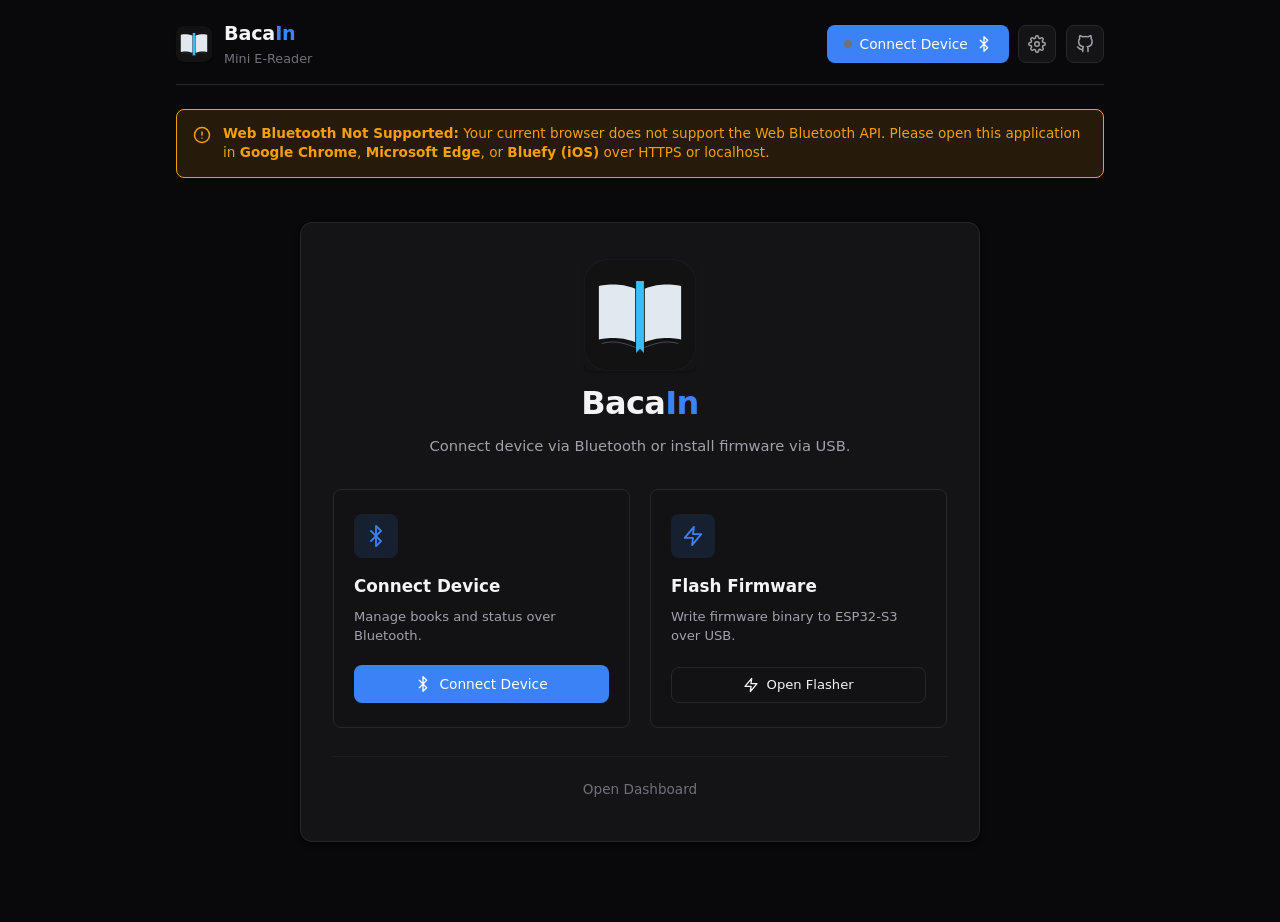
<file: web/index.html>
<!DOCTYPE html>
<html lang="en" data-theme="dark">

<head>
  <meta charset="UTF-8">
  <meta name="viewport" content="width=device-width, initial-scale=1.0, maximum-scale=1.0, user-scalable=no">
  <title>BacaIn</title>
  <meta name="description" content="Web Bluetooth book sync and reader manager for ESP32-S3 BacaIn">
  <meta name="theme-color" content="#2563eb">
  <meta name="mobile-web-app-capable" content="yes">
  <meta name="apple-mobile-web-app-capable" content="yes">
  <meta name="apple-mobile-web-app-status-bar-style" content="black-translucent">
  <meta name="apple-mobile-web-app-title" content="BacaIn">
  <link rel="icon" type="image/svg+xml" href="assets/icon.svg">
  <link rel="apple-touch-icon" href="assets/icon.svg">
  <link rel="manifest" href="manifest.json">
  <link rel="stylesheet" href="style.css">

  <!-- Central Configuration -->
  <script src="config.js" defer></script>

  <!-- E-Book Ingestion Processors -->
  <script src="processors/text-cleaner.js" defer></script>
  <script src="processors/epub-processor.js" defer></script>
  <script src="processors/fb2-processor.js" defer></script>

  <!-- Web Components Scripts -->
  <script src="components/status-dashboard.js" defer></script>
  <script src="components/book-library.js" defer></script>
  <script src="components/book-uploader.js" defer></script>
  <script src="components/device-settings-modal.js" defer></script>
</head>

<body>
  <div class="app-container">

    <!-- Header Section -->
    <header class="app-header">
      <div class="brand-section">
        <img src="assets/icon.svg" alt="BacaIn Logo" class="brand-logo">
        <div class="brand-text">
          <h1>
            <span>Baca<span style="color: var(--accent-color);">In</span></span>
          </h1>
          <p>Mini E-Reader</p>
        </div>
      </div>

      <div class="header-actions">
        <!-- BLE Connection Button -->
        <button id="connectBtn" class="btn-connect">
          <span id="statusDot" class="status-dot disconnected"></span>
          <span id="connectBtnText">Connect Device</span>
          <svg viewBox="0 0 24 24" fill="none" stroke="currentColor" stroke-width="2" stroke-linecap="round"
            stroke-linejoin="round" style="width:16px;height:16px;">
            <path d="M6.5 6.5l11 11L12 23V1l5.5 5.5-11 11"></path>
          </svg>
        </button>

        <!-- PWA Install Button -->
        <button id="installBtn" class="btn-icon" aria-label="Install App" title="Install App" style="display: none;">
          <svg class="icon" viewBox="0 0 24 24" fill="none" stroke="currentColor" stroke-width="2"
            stroke-linecap="round" stroke-linejoin="round">
            <path d="M21 15v4a2 2 0 0 1-2 2H5a2 2 0 0 1-2-2v-4"></path>
            <polyline points="7 10 12 15 17 10"></polyline>
            <line x1="12" y1="15" x2="12" y2="3"></line>
          </svg>
        </button>

        <!-- Settings Modal Trigger Button -->
        <button id="settingsBtn" class="btn-icon" aria-label="Open Settings" title="Settings & Hardware Configuration">
          <svg class="icon" viewBox="0 0 24 24" fill="none" stroke="currentColor" stroke-width="2"
            stroke-linecap="round" stroke-linejoin="round">
            <circle cx="12" cy="12" r="3"></circle>
            <path
              d="M19.4 15a1.65 1.65 0 0 0 .33 1.82l.06.06a2 2 0 0 1 0 2.83 2 2 0 0 1-2.83 0l-.06-.06a1.65 1.65 0 0 0-1.82-.33 1.65 1.65 0 0 0-1 1.51V21a2 2 0 0 1-2 2 2 2 0 0 1-2-2v-.09A1.65 1.65 0 0 0 9 19.4a1.65 1.65 0 0 0-1.82.33l-.06.06a2 2 0 0 1-2.83 0 2 2 0 0 1 0-2.83l.06-.06a1.65 1.65 0 0 0 .33-1.82 1.65 1.65 0 0 0-1.51-1H3a2 2 0 0 1-2-2 2 2 0 0 1 2-2h.09A1.65 1.65 0 0 0 4.6 9a1.65 1.65 0 0 0-.33-1.82l-.06-.06a2 2 0 0 1 0-2.83 2 2 0 0 1 2.83 0l.06.06a1.65 1.65 0 0 0 1.82.33H9a1.65 1.65 0 0 0 1-1.51V3a2 2 0 0 1 2-2 2 2 0 0 1 2 2v.09a1.65 1.65 0 0 0 1 1.51 1.65 1.65 0 0 0 1.82-.33l.06-.06a2 2 0 0 1 2.83 0 2 2 0 0 1 0 2.83l-.06.06a1.65 1.65 0 0 0-.33 1.82V9a1.65 1.65 0 0 0 1.51 1H21a2 2 0 0 1 2 2 2 2 0 0 1-2 2h-.09a1.65 1.65 0 0 0-1.51 1z">
            </path>
          </svg>
        </button>

        <!-- GitHub Repository Button -->
        <a id="githubBtn" href="https://github.com/Kha-dr/BacaIn" target="_blank" rel="noopener noreferrer"
          class="btn-icon" aria-label="GitHub Repository" title="GitHub Repository">
          <svg class="icon" viewBox="0 0 24 24" fill="none" stroke="currentColor" stroke-width="2"
            stroke-linecap="round" stroke-linejoin="round">
            <path
              d="M9 19c-5 1.5-5-2.5-7-3m14 6v-3.87a3.37 3.37 0 0 0-.94-2.61c3.14-.35 6.44-1.54 6.44-7A5.44 5.44 0 0 0 20 4.77 5.07 5.07 0 0 0 19.91 1S18.73.65 16 2.48a13.38 13.38 0 0 0-7 0C6.27.65 5.09 1 5.09 1A5.07 5.07 0 0 0 5 4.77a5.44 5.44 0 0 0-1.5 3.78c0 5.42 3.3 6.61 6.44 7A3.37 3.37 0 0 0 9 18.13V22">
            </path>
          </svg>
        </a>
      </div>
    </header>

    <!-- Browser Incompatibility Banner (hidden by default) -->
    <div id="compatBanner" class="alert-banner alert-warning" style="display: none;">
      <svg viewBox="0 0 24 24" fill="none" stroke="currentColor" stroke-width="2" stroke-linecap="round"
        stroke-linejoin="round">
        <circle cx="12" cy="12" r="10"></circle>
        <line x1="12" y1="8" x2="12" y2="12"></line>
        <line x1="12" y1="16" x2="12.01" y2="16"></line>
      </svg>
      <div>
        <strong>Web Bluetooth Not Supported:</strong> Your current browser does not support the Web Bluetooth API.
        Please open this application in <strong>Google Chrome</strong>, <strong>Microsoft Edge</strong>, or
        <strong>Bluefy (iOS)</strong> over HTTPS or localhost.
      </div>
    </div>

    <!-- Simple Onboarding View (Default when not connected) -->
    <section id="onboardingView" class="onboarding-section">
      <div class="onboarding-card">
        <div class="onboarding-header">
          <img src="assets/icon.svg" alt="Device" class="onboarding-logo">
          <h2 class="onboarding-title"><span>Baca<span style="color: var(--accent-color);">In</span></span></h2>
          <p class="onboarding-desc">Connect device via Bluetooth or install firmware via USB.</p>
        </div>

        <div class="onboarding-options">
          <!-- Option 1: Connect Bluetooth -->
          <div class="onboarding-option">
            <div class="option-icon-box">
              <svg viewBox="0 0 24 24" fill="none" stroke="currentColor" stroke-width="2" stroke-linecap="round"
                stroke-linejoin="round">
                <path d="M6.5 6.5l11 11L12 23V1l5.5 5.5-11 11"></path>
              </svg>
            </div>
            <h3>Connect Device</h3>
            <p>Manage books and status over Bluetooth.</p>
            <button id="onboardingConnectBtn" class="btn-connect onboarding-action-btn">
              <svg viewBox="0 0 24 24" fill="none" stroke="currentColor" stroke-width="2" stroke-linecap="round"
                stroke-linejoin="round" style="width:16px;height:16px;">
                <path d="M6.5 6.5l11 11L12 23V1l5.5 5.5-11 11"></path>
              </svg>
              <span>Connect Device</span>
            </button>
          </div>

          <!-- Option 2: Flash USB -->
          <div class="onboarding-option">
            <div class="option-icon-box">
              <svg viewBox="0 0 24 24" fill="none" stroke="currentColor" stroke-width="2" stroke-linecap="round"
                stroke-linejoin="round">
                <path d="M13 2L3 14h9l-1 8 10-12h-9l1-8z"></path>
              </svg>
            </div>
            <h3>Flash Firmware</h3>
            <p>Write firmware binary to ESP32-S3 over USB.</p>
            <a href="flasher.html" class="btn-secondary onboarding-action-btn" style="text-decoration:none;">
              <svg viewBox="0 0 24 24" fill="none" stroke="currentColor" stroke-width="2" stroke-linecap="round"
                stroke-linejoin="round" style="width:16px;height:16px;">
                <polygon points="13 2 3 14 12 14 11 22 21 10 12 10 13 2"></polygon>
              </svg>
              <span>Open Flasher</span>
            </a>
          </div>
        </div>

        <div class="onboarding-footer">
          <button id="skipOnboardingBtn" class="btn-text">Open Dashboard</button>
        </div>
      </div>
    </section>

    <!-- MAIN DASHBOARD & MANAGER SEQUENCE -->
    <main id="mainContent" class="app-main-content" style="display: none;">
      <status-dashboard id="statusDashboard"></status-dashboard>
      <book-library id="bookLibrary"></book-library>
      <book-uploader id="bookUploader"></book-uploader>
    </main>

  </div>

  <!-- Device Settings Modal Web Component -->
  <device-settings-modal id="settingsModal"></device-settings-modal>

  <!-- Controls Guide Modal -->
  <div id="controlsModal" class="modal-backdrop" role="dialog" aria-modal="true" aria-labelledby="controlsModalTitle" aria-hidden="true">
    <div class="modal-card" style="max-width: 480px; padding: 1.25rem;">
      <div style="display: flex; align-items: flex-start; justify-content: space-between; margin-bottom: 1rem; padding-bottom: 0.75rem; border-bottom: 1px solid var(--border-color); gap: 0.75rem;">
        <div>
          <h3 id="controlsModalTitle" class="modal-title" style="margin-bottom: 0.25rem; display: flex; align-items: center; gap: 0.5rem;">
            <svg viewBox="0 0 24 24" fill="none" stroke="currentColor" stroke-width="2" stroke-linecap="round" stroke-linejoin="round" style="width: 20px; height: 20px; color: var(--accent-color);">
              <line x1="6" y1="12" x2="10" y2="12"></line>
              <line x1="8" y1="10" x2="8" y2="14"></line>
              <line x1="15" y1="13" x2="15.01" y2="13"></line>
              <line x1="18" y1="11" x2="18.01" y2="11"></line>
              <rect x="2" y="6" width="20" height="12" rx="2"></rect>
            </svg>
            Device Controls
          </h3>
          <p class="controls-subtitle">Two-button navigation: UP (BOOT) and DOWN (PWR)</p>
        </div>
        <button id="closeControlsBtn" class="btn-icon" aria-label="Close Controls Guide" title="Close Controls Guide">
          <svg viewBox="0 0 24 24" fill="none" stroke="currentColor" stroke-width="2" stroke-linecap="round" stroke-linejoin="round">
            <line x1="18" y1="6" x2="6" y2="18"></line>
            <line x1="6" y1="6" x2="18" y2="18"></line>
          </svg>
        </button>
      </div>

      <div class="controls-list">
        <div class="controls-item">
          <div class="controls-badge"><span class="controls-sym">▲</span> Click</div>
          <div class="controls-desc">Short click <strong>BOOT / UP</strong>: Previous page (Reading) / Move cursor up (Menu &amp; Library)</div>
        </div>
        <div class="controls-item">
          <div class="controls-badge"><span class="controls-sym">▼</span> Click</div>
          <div class="controls-desc">Short click <strong>PWR / DOWN</strong>: Next page (Reading) / Move cursor down (Menu &amp; Library)</div>
        </div>
        <div class="controls-item">
          <div class="controls-badge"><span class="controls-sym">2x</span> ▲</div>
          <div class="controls-desc">Double click <strong>BOOT / UP</strong>: Toggle bookmark (Reading) / Select item (Menu &amp; Library)</div>
        </div>
        <div class="controls-item">
          <div class="controls-badge"><span class="controls-sym">2x</span> ▼</div>
          <div class="controls-desc">Double click <strong>PWR / DOWN</strong>: Open bookmarks (Reading) / Select item (Menu &amp; Library)</div>
        </div>
        <div class="controls-item">
          <div class="controls-badge"><span class="controls-sym">⏵</span> Hold</div>
          <div class="controls-desc">Long press (&gt;1.2s) <strong>UP or DOWN</strong>: Open reader menu (Reading) / Back or exit (Menu, Library &amp; Sync)</div>
        </div>
        <div class="controls-item">
          <div class="controls-badge"><span class="controls-sym">▲▼</span> Both</div>
          <div class="controls-desc">Hold together (2.0s) <strong>UP + DOWN</strong>: Force reboot device</div>
        </div>
        <div class="controls-item">
          <div class="controls-badge"><span class="controls-sym">⏻</span> Wake</div>
          <div class="controls-desc">Short click <strong>UP or DOWN</strong>: Wake device from deep sleep or start on boot</div>
        </div>
      </div>

      <div class="modal-actions" style="margin-top: 1.25rem; padding-top: 0.75rem; border-top: 1px solid var(--border-color);">
        <button id="dismissControlsBtn" class="btn-secondary" style="width: 100%;">Close</button>
      </div>
    </div>
  </div>

  <!-- Bookmarks & Reading Position Modal -->
  <div id="bookmarksModal" class="modal-backdrop" role="dialog" aria-modal="true" aria-labelledby="bookmarksModalTitle" aria-hidden="true">
    <div class="modal-card" style="max-width: 480px; padding: 1.25rem;">
      <div style="display: flex; align-items: flex-start; justify-content: space-between; margin-bottom: 1rem; padding-bottom: 0.75rem; border-bottom: 1px solid var(--border-color); gap: 0.75rem;">
        <div style="min-width: 0;">
          <h3 id="bookmarksModalTitle" class="modal-title" style="margin-bottom: 0.25rem; display: flex; align-items: center; gap: 0.5rem;">
            <svg viewBox="0 0 24 24" fill="none" stroke="currentColor" stroke-width="2" stroke-linecap="round" stroke-linejoin="round" style="width: 18px; height: 18px; color: var(--accent-color); flex-shrink: 0;">
              <path d="M19 21l-7-5-7 5V5a2 2 0 0 1 2-2h10a2 2 0 0 1 2 2z"></path>
            </svg>
            <span id="bookmarksModalBookName" style="overflow: hidden; text-overflow: ellipsis; white-space: nowrap;">Bookmarks</span>
          </h3>
          <p id="bookmarksCurrentPosText" class="controls-subtitle" style="font-family: var(--font-mono); font-size: 0.8rem;">Not started</p>
        </div>
        <button id="closeBookmarksModalBtn" class="btn-icon" aria-label="Close Bookmarks" title="Close Bookmarks">
          <svg viewBox="0 0 24 24" fill="none" stroke="currentColor" stroke-width="2" stroke-linecap="round" stroke-linejoin="round">
            <line x1="18" y1="6" x2="6" y2="18"></line>
            <line x1="6" y1="6" x2="18" y2="18"></line>
          </svg>
        </button>
      </div>

      <div style="display: flex; flex-direction: column; gap: 0.65rem; margin-bottom: 1rem; padding-bottom: 0.85rem; border-bottom: 1px solid var(--border-color);">
        <div style="display: flex; align-items: center; gap: 0.5rem; flex-wrap: wrap;">
          <button id="bookmarkCurrentPosBtn" class="btn-secondary" style="flex: 1; font-size: 0.82rem; padding: 0.45rem 0.65rem;">Bookmark Current Position</button>
        </div>
        <div style="display: flex; align-items: center; gap: 0.45rem; flex-wrap: wrap;">
          <input type="number" id="bookmarkPositionPctInput" class="search-input" min="0" max="100" step="1" placeholder="0 - 100%" style="width: 96px; padding: 0.4rem 0.55rem; font-size: 0.82rem; font-family: var(--font-mono);">
          <button id="jumpToPositionBtn" class="btn-secondary" style="font-size: 0.8rem; padding: 0.4rem 0.65rem;">Set Reading Position</button>
          <button id="addBookmarkAtPctBtn" class="btn-secondary" style="font-size: 0.8rem; padding: 0.4rem 0.65rem;">Add Bookmark at %</button>
        </div>
      </div>

      <div id="bookmarksList" style="display: flex; flex-direction: column; gap: 0.5rem; max-height: 240px; overflow-y: auto;">
        <p style="font-size: 0.85rem; color: var(--text-muted); text-align: center; padding: 1rem 0;">No bookmarks saved for this book</p>
      </div>

      <div class="modal-actions" style="margin-top: 1.1rem; padding-top: 0.75rem; border-top: 1px solid var(--border-color);">
        <button id="dismissBookmarksModalBtn" class="btn-secondary" style="width: 100%;">Close</button>
      </div>
    </div>
  </div>

  <!-- Delete Book Confirmation Modal -->
  <div id="deleteModal" class="modal-backdrop">
    <div class="modal-card">
      <h3 class="modal-title">Delete Book</h3>
      <p id="deleteModalText" class="modal-desc">Are you sure you want to delete this book from your device?</p>
      <div class="modal-actions">
        <button id="cancelDeleteBtn" class="btn-secondary">Cancel</button>
        <button id="confirmDeleteBtn" class="btn-danger">Delete</button>
      </div>
    </div>
  </div>

  <!-- Toast Notification Container -->
  <div id="toastContainer" class="toast-container" aria-live="polite"></div>

  <!-- PWA Main Logic -->
  <script src="services/ble-client.js" defer></script>
  <script src="services/bookmarks-modal.js" defer></script>
  <script src="app.js" defer></script>
</body>

</html>
</file>
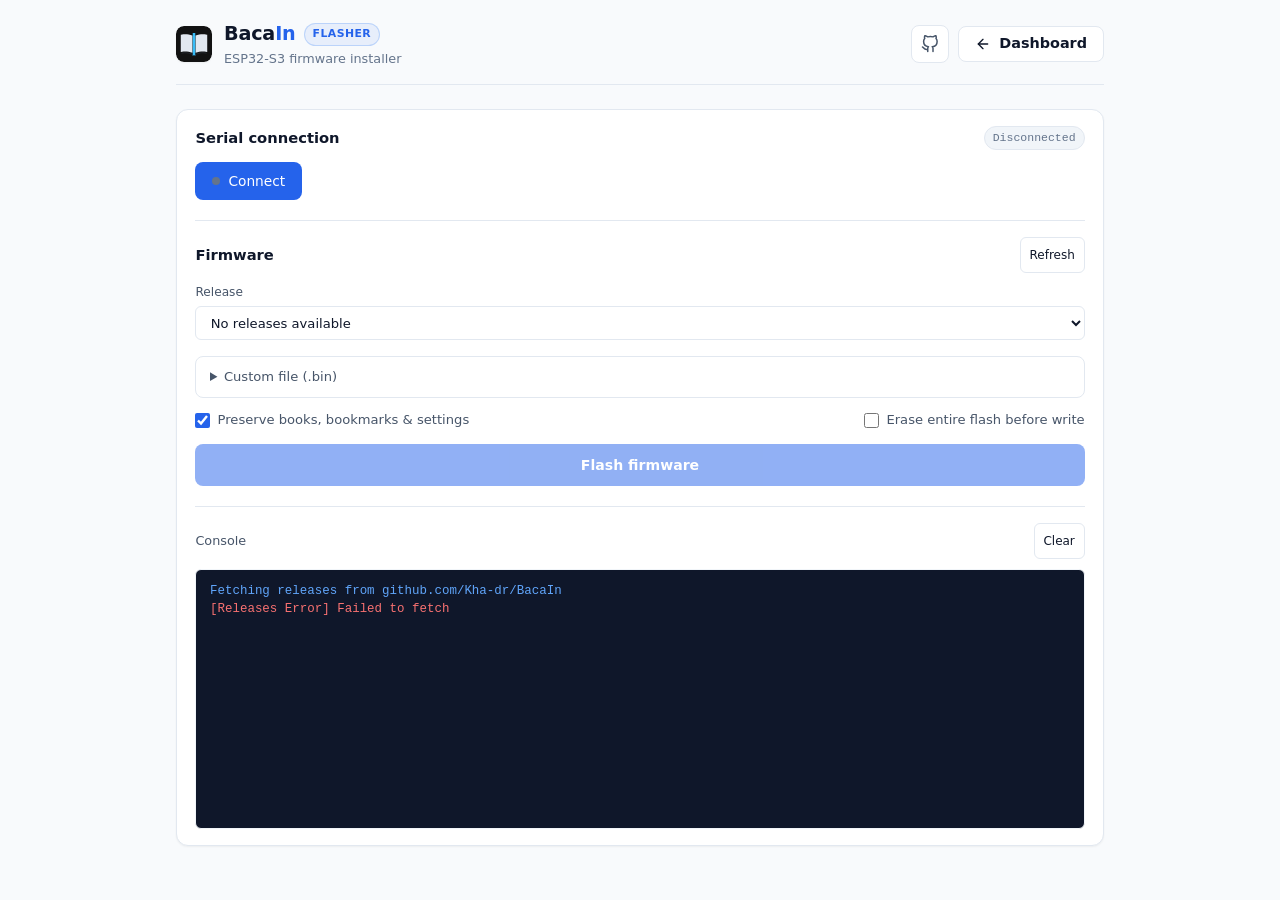
<file: web/flasher.html>
<!DOCTYPE html>
<html lang="en" data-theme="dark">

<head>
  <meta charset="UTF-8">
  <meta name="viewport" content="width=device-width, initial-scale=1.0, maximum-scale=1.0, user-scalable=no">
  <title>BacaIn Flasher</title>
  <meta name="description" content="ESP32-S3 firmware installer for BacaIn">
  <meta name="theme-color" content="#2563eb">
  <link rel="icon" type="image/svg+xml" href="assets/icon.svg">
  <link rel="icon" type="image/png" sizes="192x192" href="assets/icon-192.png">
  <link rel="apple-touch-icon" href="assets/icon-192.png">
  <link rel="manifest" href="manifest.json">
  <link rel="stylesheet" href="style.css">
  <style>
    .custom-file-details {
      margin-top: 1rem;
      border: 1px solid var(--border-color);
      border-radius: var(--radius-md);
      background: var(--bg-secondary);
      transition: border-color var(--transition-fast);
    }

    .custom-file-details:hover {
      border-color: var(--border-hover);
    }

    .custom-file-summary {
      padding: 0.65rem 0.85rem;
      font-size: 0.82rem;
      font-weight: 500;
      color: var(--text-secondary);
      cursor: pointer;
      user-select: none;
    }

    .custom-file-summary:focus-visible {
      outline: 2px solid var(--accent-color);
      outline-offset: -2px;
      border-radius: var(--radius-sm);
    }

    .custom-file-content {
      padding: 0.75rem;
      border-top: 1px solid var(--border-color);
    }

    .release-select-group {
      margin-bottom: 0.85rem;
    }

    .release-select-label {
      display: block;
      font-size: 0.76rem;
      font-weight: 500;
      color: var(--text-secondary);
      margin-bottom: 0.35rem;
    }

    .release-meta-grid {
      display: grid;
      grid-template-columns: repeat(auto-fit, minmax(130px, 1fr));
      gap: 0.5rem;
      margin-top: 0.75rem;
      padding: 0.65rem 0.75rem;
      background: var(--bg-secondary);
      border: 1px solid var(--border-color);
      border-radius: var(--radius-sm);
      font-size: 0.8rem;
    }

    .release-meta-item .meta-label {
      font-size: 0.68rem;
      color: var(--text-muted);
      display: block;
      text-transform: uppercase;
      letter-spacing: 0.04em;
    }

    .release-meta-item .meta-value {
      font-weight: 600;
      color: var(--text-primary);
    }

    .release-meta-item .meta-mono {
      font-family: var(--font-mono);
      color: var(--text-secondary);
    }
  </style>
  <script src="config.js" defer></script>
  <script>
    const savedTheme = localStorage.getItem('bacain_theme') || localStorage.getItem('ereader_pwa_theme');
    if (savedTheme) {
      document.documentElement.setAttribute('data-theme', savedTheme);
    }
    window.addEventListener('DOMContentLoaded', () => {
      const githubBtn = document.getElementById('githubBtn');
      if (githubBtn && window.CONFIG?.repo) {
        githubBtn.href = window.CONFIG.repo;
      }
    });
  </script>
</head>

<body>
  <div class="app-container">
    <!-- Header Section -->
    <header class="app-header">
      <div class="brand-section">
        <img src="assets/icon.svg" alt="BacaIn logo" class="brand-logo">
        <div class="brand-text">
          <h1><span>Baca<span style="color: var(--accent-color);">In</span></span> <span
              class="brand-badge">Flasher</span></h1>
          <p>ESP32-S3 firmware installer</p>
        </div>
      </div>

      <div class="header-actions">
        <a id="githubBtn" href="https://github.com/Kha-dr/BacaIn" target="_blank" rel="noopener noreferrer"
          class="btn-icon" aria-label="GitHub repository" title="GitHub repository">
          <svg class="icon" viewBox="0 0 24 24" fill="none" stroke="currentColor" stroke-width="2"
            stroke-linecap="round" stroke-linejoin="round">
            <path
              d="M9 19c-5 1.5-5-2.5-7-3m14 6v-3.87a3.37 3.37 0 0 0-.94-2.61c3.14-.35 6.44-1.54 6.44-7A5.44 5.44 0 0 0 20 4.77 5.07 5.07 0 0 0 19.91 1S18.73.65 16 2.48a13.38 13.38 0 0 0-7 0C6.27.65 5.09 1 5.09 1A5.07 5.07 0 0 0 5 4.77a5.44 5.44 0 0 0-1.5 3.78c0 5.42 3.3 6.61 6.44 7A3.37 3.37 0 0 0 9 18.13V22">
            </path>
          </svg>
        </a>
        <a href="index.html" class="btn-secondary"
          style="display:inline-flex;align-items:center;gap:0.5rem;text-decoration:none;padding:0.6rem 1rem;font-size:0.9rem;font-weight:600;border-radius:var(--radius-md);">
          <svg viewBox="0 0 24 24" fill="none" stroke="currentColor" stroke-width="2" stroke-linecap="round"
            stroke-linejoin="round" style="width:16px;height:16px;">
            <line x1="19" y1="12" x2="5" y2="12"></line>
            <polyline points="12 19 5 12 12 5"></polyline>
          </svg>
          <span>Dashboard</span>
        </a>
      </div>
    </header>

    <!-- Main Flasher Content -->
    <main id="main-content" role="main">
      <esp-web-flasher id="espFlasher"></esp-web-flasher>
    </main>
  </div>

  <!-- ESP Web Flasher Web Component Module -->
  <script type="module" src="components/esp-flasher.js"></script>
</body>

</html>
</file>
<file: web/style.css>
/* ==========================================================================
   BacaIn Web UI - Minimalist & Ponytail Stylesheet
   Zero-CDN, Dark & Light Mode, Zinc/Slate Palette, Anti-AI-Slop
   ========================================================================== */

:root {
  --font-sans:
    system-ui, -apple-system, BlinkMacSystemFont, "Segoe UI", Roboto,
    "Helvetica Neue", Arial, sans-serif;
  --font-mono:
    ui-monospace, SFMono-Regular, "SF Mono", Menlo, Consolas, "Liberation Mono",
    monospace;

  /* Color Palette - Elegant Dark Zinc Mode (Default) */
  --bg-primary: #09090b; /* Zinc 950 */
  --bg-secondary: #121215; /* Zinc 900 */
  --bg-tertiary: #18181b; /* Zinc 900 alt */
  --bg-card: #141417; /* Card surface */
  --bg-card-hover: #19191e; /* Card hover state */
  --bg-input: #101013; /* Input & code container background */

  --text-primary: #f4f4f5; /* Zinc 100 */
  --text-secondary: #a1a1aa; /* Zinc 400 */
  --text-muted: #71717a; /* Zinc 500 */
  --text-inverse: #09090b;

  --border-color: #27272a; /* Zinc 800 */
  --border-subtle: #1f1f23;
  --border-hover: #3f3f46; /* Zinc 700 */
  --border-focus: #3b82f6; /* Professional Blue 500 */

  --accent-color: #3b82f6; /* Blue 500 */
  --accent-hover: #2563eb; /* Blue 600 */
  --accent-subtle: rgba(59, 130, 246, 0.12);

  --success-color: #10b981; /* Emerald 500 */
  --success-bg: rgba(16, 185, 129, 0.12);
  --warning-color: #f59e0b; /* Amber 500 */
  --warning-bg: rgba(245, 158, 11, 0.12);
  --danger-color: #ef4444; /* Red 500 */
  --danger-bg: rgba(239, 68, 68, 0.12);
  --danger-hover: #dc2626;

  --radius-sm: 6px;
  --radius-md: 8px;
  --radius-lg: 12px;
  --radius-full: 9999px;

  --shadow-sm: 0 1px 2px 0 rgba(0, 0, 0, 0.25);
  --shadow-md:
    0 4px 6px -1px rgba(0, 0, 0, 0.3), 0 2px 4px -2px rgba(0, 0, 0, 0.3);
  --shadow-lg: 0 10px 15px -3px rgba(0, 0, 0, 0.4);

  --transition-fast: 0.15s ease;
  --transition-normal: 0.2s ease;
}

[data-theme="light"] {
  --bg-primary: #f8fafc; /* Slate 50 */
  --bg-secondary: #ffffff;
  --bg-tertiary: #f1f5f9; /* Slate 100 */
  --bg-card: #ffffff;
  --bg-card-hover: #f8fafc;
  --bg-input: #ffffff;

  --text-primary: #0f172a; /* Slate 900 */
  --text-secondary: #475569; /* Slate 600 */
  --text-muted: #64748b; /* Slate 500 */
  --text-inverse: #ffffff;

  --border-color: #e2e8f0; /* Slate 200 */
  --border-subtle: #f1f5f9;
  --border-hover: #cbd5e1; /* Slate 300 */
  --border-focus: #2563eb;

  --accent-color: #2563eb; /* Blue 600 */
  --accent-hover: #1d4ed8; /* Blue 700 */
  --accent-subtle: rgba(37, 99, 235, 0.08);

  --success-color: #059669; /* Emerald 600 */
  --success-bg: rgba(5, 150, 105, 0.1);
  --warning-color: #d97706; /* Amber 600 */
  --warning-bg: rgba(217, 119, 6, 0.1);
  --danger-color: #dc2626; /* Red 600 */
  --danger-bg: rgba(220, 38, 38, 0.1);
  --danger-hover: #b91c1c;

  --shadow-sm: 0 1px 2px 0 rgba(0, 0, 0, 0.05);
  --shadow-md: 0 4px 6px -1px rgba(0, 0, 0, 0.07);
  --shadow-lg: 0 10px 15px -3px rgba(0, 0, 0, 0.1);
}

/* ==========================================================================
   Base & Reset
   ========================================================================== */

*,
*::before,
*::after {
  box-sizing: border-box;
  margin: 0;
  padding: 0;
}

body {
  font-family: var(--font-sans);
  background-color: var(--bg-primary);
  color: var(--text-primary);
  line-height: 1.5;
  min-height: 100vh;
  padding: 0;
  margin: 0;
  transition:
    background-color var(--transition-normal),
    color var(--transition-normal);
  -webkit-font-smoothing: antialiased;
  -moz-osx-font-smoothing: grayscale;
}

.app-container {
  max-width: 960px;
  margin: 0 auto;
  padding: 1.25rem 1rem 3rem;
}

/* ==========================================================================
   Header & Action Controls
   ========================================================================== */

.app-header {
  display: flex;
  align-items: center;
  justify-content: space-between;
  gap: 1rem;
  padding-bottom: 1rem;
  margin-bottom: 1.5rem;
  border-bottom: 1px solid var(--border-color);
}

.brand-section {
  display: flex;
  align-items: center;
  gap: 0.75rem;
}

.brand-logo {
  width: 36px;
  height: 36px;
  border-radius: var(--radius-md);
  box-shadow: var(--shadow-sm);
  flex-shrink: 0;
}

.brand-text h1 {
  font-size: 1.2rem;
  font-weight: 600;
  letter-spacing: -0.01em;
  display: flex;
  align-items: center;
  gap: 0.5rem;
}

.brand-badge {
  font-size: 0.68rem;
  font-weight: 600;
  text-transform: uppercase;
  padding: 0.15rem 0.5rem;
  border-radius: var(--radius-full);
  background: var(--accent-subtle);
  color: var(--accent-color);
  border: 1px solid rgba(59, 130, 246, 0.25);
  letter-spacing: 0.04em;
}

.brand-text p {
  font-size: 0.8rem;
  color: var(--text-muted);
}

.header-actions {
  display: flex;
  align-items: center;
  gap: 0.6rem;
}

/* Connect Button */
.btn-connect {
  display: inline-flex;
  align-items: center;
  gap: 0.5rem;
  height: 38px;
  padding: 0 1rem;
  font-family: inherit;
  font-size: 0.86rem;
  font-weight: 500;
  border-radius: var(--radius-md);
  border: 1px solid transparent;
  cursor: pointer;
  color: #ffffff;
  background: var(--accent-color);
  transition: all var(--transition-fast);
  white-space: nowrap;
}

.btn-connect:hover {
  background: var(--accent-hover);
}

.btn-connect.connected {
  background: var(--bg-card);
  border-color: var(--border-color);
  color: var(--text-primary);
}

.btn-connect.connected:hover {
  background: var(--danger-bg);
  border-color: var(--danger-color);
  color: var(--danger-color);
}

.btn-connect svg {
  width: 15px;
  height: 15px;
}

.status-dot {
  width: 8px;
  height: 8px;
  border-radius: 50%;
  display: inline-block;
  flex-shrink: 0;
  transition: background-color var(--transition-fast);
}

.status-dot.disconnected {
  background-color: var(--text-muted);
}

.status-dot.connecting {
  background-color: var(--warning-color);
  animation: pulseDot 1.2s infinite ease-in-out;
}

.status-dot.connected {
  background-color: var(--success-color);
}

@keyframes pulseDot {
  0%,
  100% {
    opacity: 0.4;
    transform: scale(0.9);
  }
  50% {
    opacity: 1;
    transform: scale(1.15);
  }
}

/* Icon Buttons (#settingsBtn, #themeToggleBtn, etc.) */
.btn-icon {
  width: 38px;
  height: 38px;
  border-radius: var(--radius-md);
  background: var(--bg-card);
  border: 1px solid var(--border-color);
  color: var(--text-secondary);
  display: inline-flex;
  align-items: center;
  justify-content: center;
  cursor: pointer;
  transition: all var(--transition-fast);
  flex-shrink: 0;
}

.btn-icon:hover {
  background: var(--bg-tertiary);
  color: var(--text-primary);
  border-color: var(--border-hover);
}

.btn-icon svg,
.btn-icon .icon {
  width: 18px;
  height: 18px;
}

/* ==========================================================================
   Alert / Notice Banners
   ========================================================================== */

.alert-banner {
  display: flex;
  align-items: flex-start;
  gap: 0.75rem;
  padding: 0.85rem 1rem;
  border-radius: var(--radius-md);
  margin-bottom: 1.25rem;
  font-size: 0.85rem;
  line-height: 1.45;
}

.alert-banner svg {
  width: 18px;
  height: 18px;
  flex-shrink: 0;
  margin-top: 2px;
}

.alert-warning {
  background: var(--warning-bg);
  border: 1px solid var(--warning-color);
  color: var(--warning-color);
}

.alert-danger {
  background: var(--danger-bg);
  border: 1px solid var(--danger-color);
  color: var(--danger-color);
}

.alert-banner strong {
  font-weight: 600;
}

/* ==========================================================================
   Main Content Layout & Simple Onboarding View
   ========================================================================== */

.app-main-content {
  display: flex;
  flex-direction: column;
  gap: 1.5rem;
}

.onboarding-section {
  display: flex;
  justify-content: center;
  align-items: center;
  padding: 1.5rem 0 2rem;
}

.onboarding-card {
  background: var(--bg-card);
  border: 1px solid var(--border-color);
  border-radius: var(--radius-lg);
  box-shadow: var(--shadow-md);
  padding: 2.25rem 2rem;
  width: 100%;
  max-width: 680px;
  text-align: center;
}

.onboarding-header {
  display: flex;
  flex-direction: column;
  align-items: center;
  margin-bottom: 2rem;
}

.onboarding-logo {
  width: 112px;
  height: 112px;
  border-radius: var(--radius-md);
  margin-bottom: 0.5rem;
  box-shadow: var(--shadow-sm);
}

.onboarding-title {
  font-size: 2rem;
  font-weight: 700;
  color: var(--text-primary);
  margin-bottom: 0.5rem;
  letter-spacing: -0.02em;
}

.onboarding-desc {
  font-size: 0.92rem;
  color: var(--text-secondary);
  max-width: 480px;
  line-height: 1.5;
}

.onboarding-options {
  display: grid;
  grid-template-columns: repeat(2, 1fr);
  gap: 1.25rem;
  margin-bottom: 1.75rem;
  text-align: left;
}

.onboarding-option {
  background: var(--bg-secondary);
  border: 1px solid var(--border-color);
  border-radius: var(--radius-md);
  padding: 1.5rem 1.25rem;
  display: flex;
  flex-direction: column;
  align-items: flex-start;
  transition: all var(--transition-fast);
}

.onboarding-option:hover {
  border-color: var(--border-hover);
  background: var(--bg-card-hover);
}

.onboarding-option h3 {
  font-size: 1.05rem;
  font-weight: 600;
  color: var(--text-primary);
  margin-bottom: 0.5rem;
}

.onboarding-option p {
  font-size: 0.82rem;
  color: var(--text-secondary);
  line-height: 1.45;
  flex-grow: 1;
  margin-bottom: 1.25rem;
}

.option-icon-box {
  width: 44px;
  height: 44px;
  border-radius: var(--radius-md);
  background: var(--accent-subtle);
  color: var(--accent-color);
  display: flex;
  align-items: center;
  justify-content: center;
  margin-bottom: 1rem;
  flex-shrink: 0;
}

.option-icon-box svg {
  width: 22px;
  height: 22px;
}

.onboarding-action-btn {
  width: 100%;
  justify-content: center;
}

.onboarding-footer {
  display: flex;
  justify-content: center;
  padding-top: 1rem;
  border-top: 1px solid var(--border-subtle);
}

.btn-text {
  background: none;
  border: none;
  color: var(--text-muted);
  font-family: inherit;
  font-size: 0.85rem;
  font-weight: 500;
  cursor: pointer;
  padding: 0.5rem 0.85rem;
  border-radius: var(--radius-sm);
  transition: all var(--transition-fast);
  display: inline-flex;
  align-items: center;
  gap: 0.25rem;
}

.btn-text:hover {
  color: var(--text-primary);
  background: var(--bg-tertiary);
}

/* ==========================================================================
   Dashboard Cards Grid (Device, Battery, Storage)
   ========================================================================== */

.dashboard-grid {
  display: grid;
  grid-template-columns: repeat(3, 1fr);
  gap: 1rem;
  margin-bottom: 1.5rem;
}

.card {
  background: var(--bg-card);
  border: 1px solid var(--border-color);
  border-radius: var(--radius-lg);
  padding: 1rem 1.15rem;
  box-shadow: var(--shadow-sm);
  transition: border-color var(--transition-fast);
}

.card:hover {
  border-color: var(--border-hover);
}

.card-header {
  display: flex;
  align-items: center;
  justify-content: space-between;
  margin-bottom: 0.65rem;
}

.card-title {
  font-size: 0.78rem;
  font-weight: 600;
  text-transform: uppercase;
  letter-spacing: 0.04em;
  color: var(--text-secondary);
  display: flex;
  align-items: center;
  gap: 0.45rem;
}

.card-title svg {
  width: 15px;
  height: 15px;
  color: var(--text-muted);
}

.card-badge {
  font-size: 0.72rem;
  padding: 0.15rem 0.5rem;
  border-radius: var(--radius-full);
  font-weight: 500;
  font-family: var(--font-mono);
}

.badge-muted {
  background: var(--bg-tertiary);
  color: var(--text-muted);
  border: 1px solid var(--border-color);
}

.badge-success {
  background: var(--success-bg);
  color: var(--success-color);
  border: 1px solid rgba(16, 185, 129, 0.25);
}

.badge-charging {
  background: var(--warning-bg);
  color: var(--warning-color);
  border: 1px solid rgba(245, 158, 11, 0.25);
}

.badge-flash {
  background: rgba(59, 130, 246, 0.12);
  color: #3b82f6;
  border: 1px solid rgba(59, 130, 246, 0.25);
}

.badge-sd {
  background: rgba(16, 185, 129, 0.12);
  color: #10b981;
  border: 1px solid rgba(16, 185, 129, 0.25);
}

/* Device Status Bar Controls Button */
.btn-device-controls {
  display: inline-flex;
  align-items: center;
  gap: 0.35rem;
  height: 24px;
  padding: 0 0.55rem;
  font-family: inherit;
  font-size: 0.75rem;
  font-weight: 500;
  color: var(--text-secondary);
  background: var(--bg-tertiary);
  border: 1px solid var(--border-color);
  border-radius: var(--radius-sm);
  cursor: pointer;
  transition: all var(--transition-fast);
  white-space: nowrap;
}

.btn-device-controls:hover {
  background: var(--bg-secondary);
  color: var(--text-primary);
  border-color: var(--border-hover);
}

.btn-device-controls svg {
  width: 14px;
  height: 14px;
  flex-shrink: 0;
}

.stat-value {
  font-size: 1.45rem;
  font-weight: 600;
  letter-spacing: -0.02em;
  color: var(--text-primary);
  margin-bottom: 0.25rem;
  font-family: var(--font-sans);
}

.stat-sub {
  font-size: 0.76rem;
  color: var(--text-muted);
  display: flex;
  justify-content: space-between;
  align-items: center;
  font-family: var(--font-mono);
}

.meter-bar {
  height: 6px;
  background: var(--bg-tertiary);
  border-radius: var(--radius-full);
  overflow: hidden;
  margin-top: 0.65rem;
}

.meter-fill {
  height: 100%;
  border-radius: var(--radius-full);
  transition:
    width 0.3s ease,
    background-color 0.3s ease;
}

.meter-battery {
  background: var(--success-color);
}

.meter-storage {
  background: var(--accent-color);
}

/* ==========================================================================
   Books Management Section & Library Table
   ========================================================================== */

.books-section {
  background: var(--bg-card);
  border: 1px solid var(--border-color);
  border-radius: var(--radius-lg);
  padding: 1.25rem;
  box-shadow: var(--shadow-sm);
  margin-bottom: 1.5rem;
}

.section-title {
  font-size: 1rem;
  font-weight: 600;
  margin-bottom: 1rem;
  display: flex;
  align-items: center;
  justify-content: space-between;
}

.section-title-left {
  display: flex;
  align-items: center;
  gap: 0.5rem;
}

.section-title-left svg {
  width: 17px;
  height: 17px;
  color: var(--accent-color);
}

.section-title h2 {
  font-size: 1rem;
  font-weight: 600;
}

.books-controls {
  display: flex;
  align-items: center;
  gap: 0.6rem;
  flex-wrap: wrap;
  margin-bottom: 1rem;
}

.search-input-wrapper {
  position: relative;
  flex: 1;
  min-width: 200px;
}

.search-input-wrapper svg {
  position: absolute;
  left: 0.75rem;
  top: 50%;
  transform: translateY(-50%);
  width: 15px;
  height: 15px;
  color: var(--text-muted);
  pointer-events: none;
}

.search-input {
  width: 100%;
  height: 36px;
  background: var(--bg-input);
  border: 1px solid var(--border-color);
  border-radius: var(--radius-md);
  padding: 0 0.75rem 0 2.2rem;
  font-family: inherit;
  font-size: 0.85rem;
  color: var(--text-primary);
  outline: none;
  transition: border-color var(--transition-fast);
}

.search-input:focus {
  border-color: var(--border-focus);
}

.btn-secondary {
  display: inline-flex;
  align-items: center;
  gap: 0.45rem;
  height: 36px;
  padding: 0 0.85rem;
  font-family: inherit;
  font-size: 0.82rem;
  font-weight: 500;
  border-radius: var(--radius-md);
  background: var(--bg-secondary);
  border: 1px solid var(--border-color);
  color: var(--text-primary);
  cursor: pointer;
  transition: all var(--transition-fast);
  text-decoration: none;
  white-space: nowrap;
}

.btn-secondary:hover:not(:disabled) {
  background: var(--bg-tertiary);
  border-color: var(--border-hover);
}

.btn-secondary:disabled {
  opacity: 0.5;
  cursor: not-allowed;
}

.btn-secondary svg {
  width: 15px;
  height: 15px;
}

.btn-secondary svg.spin {
  animation: spin 1s linear infinite;
}

@keyframes spin {
  from {
    transform: rotate(0deg);
  }
  to {
    transform: rotate(360deg);
  }
}

/* Books List / Table */
.books-list {
  display: flex;
  flex-direction: column;
  gap: 0.4rem;
  width: 100%;
}

.book-item {
  display: flex;
  align-items: center;
  justify-content: space-between;
  padding: 0.65rem 0.85rem;
  background: var(--bg-secondary);
  border: 1px solid var(--border-color);
  border-radius: var(--radius-md);
  gap: 0.75rem;
  min-width: 0;
  width: 100%;
  transition:
    border-color var(--transition-fast),
    background-color var(--transition-fast);
}

.book-item:hover {
  border-color: var(--border-hover);
  background: var(--bg-card-hover);
}

.book-info {
  display: flex;
  align-items: center;
  gap: 0.75rem;
  min-width: 0;
  flex: 1 1 auto;
  overflow: hidden;
}

.book-icon {
  width: 32px;
  height: 32px;
  border-radius: var(--radius-sm);
  background: var(--accent-subtle);
  color: var(--accent-color);
  display: flex;
  align-items: center;
  justify-content: center;
  flex-shrink: 0;
}

.book-icon svg {
  width: 17px;
  height: 17px;
}

.book-meta {
  min-width: 0;
  flex: 1 1 auto;
  display: flex;
  flex-direction: column;
  gap: 0.15rem;
  overflow: hidden;
}

@media (min-width: 560px) {
  .book-meta {
    flex-direction: row;
    align-items: center;
    justify-content: space-between;
    gap: 1.25rem;
  }
}

.book-name {
  font-size: 0.86rem;
  font-weight: 500;
  color: var(--text-primary);
  white-space: nowrap;
  overflow: hidden;
  text-overflow: ellipsis;
  min-width: 0;
  flex: 1 1 auto;
  max-width: 100%;
  display: block;
}

.book-size {
  font-size: 0.75rem;
  color: var(--text-muted);
  font-family: var(--font-mono);
  white-space: nowrap;
  flex-shrink: 0;
}

.btn-delete-book {
  width: 32px;
  height: 32px;
  border-radius: var(--radius-sm);
  background: transparent;
  border: 1px solid transparent;
  color: var(--text-muted);
  display: inline-flex;
  align-items: center;
  justify-content: center;
  cursor: pointer;
  flex-shrink: 0;
  transition: all var(--transition-fast);
}

.btn-delete-book:hover {
  color: var(--danger-color);
  background: var(--danger-bg);
  border-color: rgba(239, 68, 68, 0.2);
}

.btn-delete-book svg {
  width: 16px;
  height: 16px;
}

/* Empty State */
.empty-state {
  text-align: center;
  padding: 2.25rem 1rem;
  color: var(--text-muted);
}

.empty-state svg {
  width: 36px;
  height: 36px;
  margin-bottom: 0.5rem;
  opacity: 0.5;
}

.empty-state p {
  font-size: 0.85rem;
}

/* ==========================================================================
   Upload Section & Compact Dropzone
   ========================================================================== */

.upload-section {
  margin-bottom: 1.5rem;
}

.dropzone {
  border: 1.5px dashed var(--border-color);
  border-radius: var(--radius-lg);
  padding: 1.25rem 1rem;
  text-align: center;
  cursor: pointer;
  background: var(--bg-card);
  transition: all var(--transition-fast);
  position: relative;
  overflow: hidden;
  outline: none;
}

.dropzone:hover,
.dropzone.dragover,
.dropzone:focus-visible {
  border-color: var(--border-focus);
  background: var(--bg-tertiary);
}

.dropzone-icon {
  width: 28px;
  height: 28px;
  margin: 0 auto 0.4rem;
  color: var(--text-muted);
  display: block;
  transition: color var(--transition-fast);
}

.dropzone:hover .dropzone-icon,
.dropzone.dragover .dropzone-icon {
  color: var(--accent-color);
}

.dropzone-title {
  font-size: 0.86rem;
  font-weight: 500;
  color: var(--text-primary);
  margin-bottom: 0.2rem;
}

.dropzone-hint {
  font-size: 0.74rem;
  color: var(--text-muted);
}

.file-input {
  display: none;
}

/* Active Upload Card */
.upload-active-card {
  background: var(--bg-card);
  border: 1px solid var(--border-focus);
  border-radius: var(--radius-lg);
  padding: 1rem 1.15rem;
  margin-top: 1rem;
  box-shadow: var(--shadow-sm);
  display: none;
}

.upload-active-card.visible {
  display: block;
  animation: fadeIn 0.2s ease;
}

@keyframes fadeIn {
  from {
    opacity: 0;
    transform: translateY(-4px);
  }
  to {
    opacity: 1;
    transform: translateY(0);
  }
}

.upload-header {
  display: flex;
  align-items: center;
  justify-content: space-between;
  margin-bottom: 0.65rem;
}

.upload-filename {
  font-size: 0.9rem;
  font-weight: 600;
  color: var(--text-primary);
  overflow: hidden;
  text-overflow: ellipsis;
  white-space: nowrap;
  max-width: 75%;
}

.btn-cancel-upload {
  background: var(--danger-bg);
  border: 1px solid rgba(239, 68, 68, 0.3);
  color: var(--danger-color);
  font-family: inherit;
  font-size: 0.75rem;
  font-weight: 500;
  padding: 0.25rem 0.65rem;
  border-radius: var(--radius-sm);
  cursor: pointer;
  transition: all var(--transition-fast);
}

.btn-cancel-upload:hover {
  background: var(--danger-color);
  color: #ffffff;
}

.upload-progress-container {
  height: 8px;
  background: var(--bg-tertiary);
  border-radius: var(--radius-full);
  overflow: hidden;
  margin-bottom: 0.75rem;
}

.upload-progress-fill {
  height: 100%;
  width: 0%;
  background: var(--accent-color);
  border-radius: var(--radius-full);
  transition: width 0.15s ease;
}

.upload-stats-grid {
  display: grid;
  grid-template-columns: repeat(4, 1fr);
  gap: 0.6rem;
}

.upload-stat-item {
  background: var(--bg-input);
  border: 1px solid var(--border-color);
  border-radius: var(--radius-sm);
  padding: 0.45rem 0.65rem;
}

.upload-stat-label {
  color: var(--text-muted);
  font-size: 0.68rem;
  text-transform: uppercase;
  letter-spacing: 0.04em;
  margin-bottom: 0.15rem;
}

.upload-stat-val {
  font-weight: 600;
  color: var(--text-primary);
  font-family: var(--font-mono);
  font-size: 0.8rem;
}

/* ==========================================================================
   Modals (Settings Modal & Delete Confirmation)
   ========================================================================== */

.modal-backdrop {
  position: fixed;
  inset: 0;
  background: rgba(0, 0, 0, 0.65);
  backdrop-filter: blur(4px);
  -webkit-backdrop-filter: blur(4px);
  display: flex;
  align-items: center;
  justify-content: center;
  padding: 1rem;
  z-index: 1000;
  opacity: 0;
  visibility: hidden;
  transition:
    opacity 0.2s ease,
    visibility 0.2s ease;
}

.modal-backdrop.active {
  opacity: 1;
  visibility: visible;
}

.modal-card {
  background: var(--bg-secondary);
  border: 1px solid var(--border-color);
  border-radius: var(--radius-lg);
  max-width: 440px;
  width: 100%;
  padding: 1.25rem;
  box-shadow: var(--shadow-lg);
  transform: scale(0.97);
  transition: transform 0.2s ease;
}

.modal-backdrop.active .modal-card {
  transform: scale(1);
}

.modal-title {
  font-size: 1.05rem;
  font-weight: 600;
  color: var(--text-primary);
  display: flex;
  align-items: center;
  gap: 0.5rem;
}

.modal-title svg {
  color: var(--accent-color);
}

.modal-desc {
  font-size: 0.85rem;
  color: var(--text-secondary);
  margin-bottom: 1.25rem;
  line-height: 1.5;
}

.modal-actions {
  display: flex;
  justify-content: flex-end;
  gap: 0.6rem;
}

.btn-danger {
  background: var(--danger-color);
  color: #ffffff;
  border: none;
  padding: 0.45rem 0.9rem;
  border-radius: var(--radius-md);
  font-family: inherit;
  font-size: 0.84rem;
  font-weight: 500;
  cursor: pointer;
  transition: background-color var(--transition-fast);
}

.btn-danger:hover {
  background: var(--danger-hover);
}

/* Controls Guide Modal List */
.controls-subtitle {
  font-size: 0.8rem;
  color: var(--text-secondary);
  margin-top: 0.25rem;
  margin-bottom: 0;
  line-height: 1.35;
}

.controls-list {
  display: flex;
  flex-direction: column;
  gap: 0.5rem;
}

.controls-item {
  display: flex;
  align-items: center;
  gap: 0.75rem;
  padding: 0.65rem 0.75rem;
  background: var(--bg-card);
  border: 1px solid var(--border-color);
  border-radius: var(--radius-md);
  font-size: 0.82rem;
}

.controls-badge {
  display: inline-flex;
  align-items: center;
  gap: 0.35rem;
  padding: 0.2rem 0.5rem;
  min-width: 84px;
  background: var(--bg-tertiary);
  border: 1px solid var(--border-color);
  border-radius: var(--radius-sm);
  font-family: var(--font-mono);
  font-size: 0.78rem;
  font-weight: 600;
  color: var(--text-primary);
  flex-shrink: 0;
  white-space: nowrap;
}

.controls-sym {
  display: inline-flex;
  align-items: center;
  justify-content: center;
  min-width: 1.1rem;
  font-size: 0.92rem;
  line-height: 1;
  color: var(--accent-color);
  font-weight: 700;
}

.controls-desc {
  color: var(--text-secondary);
  line-height: 1.35;
}

@media (max-width: 420px) {
  .controls-item {
    flex-direction: column;
    align-items: flex-start;
    gap: 0.35rem;
  }
}

/* Settings Modal Body & Controls */
.modal-settings-body {
  scrollbar-width: thin;
  scrollbar-color: var(--border-hover) transparent;
}

.modal-settings-body::-webkit-scrollbar {
  width: 6px;
}

.modal-settings-body::-webkit-scrollbar-track {
  background: transparent;
}

.modal-settings-body::-webkit-scrollbar-thumb {
  background: var(--border-hover);
  border-radius: 3px;
}

.control-card {
  background: var(--bg-card);
  border: 1px solid var(--border-color);
  border-radius: var(--radius-md);
  padding: 0.85rem 1rem;
  display: flex;
  flex-direction: column;
  gap: 0.6rem;
}

.control-card-title {
  display: flex;
  align-items: center;
  gap: 0.45rem;
  font-size: 0.8rem;
  font-weight: 600;
  text-transform: uppercase;
  letter-spacing: 0.04em;
  color: var(--text-secondary);
}

.control-card-title svg {
  width: 15px;
  height: 15px;
  color: var(--accent-color);
}

.control-inline-row {
  display: flex;
  align-items: center;
  justify-content: space-between;
  gap: 0.75rem;
}

.control-label {
  font-size: 0.84rem;
  color: var(--text-secondary);
}

.control-btn-group {
  display: flex;
  flex-wrap: wrap;
  gap: 0.5rem;
}

.btn-control {
  display: inline-flex;
  align-items: center;
  gap: 0.35rem;
  padding: 0.45rem 0.75rem;
  background: var(--bg-secondary);
  border: 1px solid var(--border-color);
  border-radius: var(--radius-sm);
  color: var(--text-secondary);
  font-family: inherit;
  font-size: 0.82rem;
  font-weight: 500;
  cursor: pointer;
  transition: all var(--transition-fast);
}

.btn-control:hover:not(:disabled) {
  border-color: var(--border-hover);
  color: var(--text-primary);
  background: var(--bg-card-hover);
}

.btn-control.active {
  background: var(--accent-subtle);
  border-color: var(--accent-color);
  color: var(--accent-color);
  font-weight: 600;
}

.btn-control-secondary {
  display: inline-flex;
  align-items: center;
  gap: 0.35rem;
  padding: 0.45rem 0.75rem;
  background: var(--bg-secondary);
  border: 1px solid var(--border-color);
  border-radius: var(--radius-sm);
  color: var(--text-secondary);
  font-family: inherit;
  font-size: 0.82rem;
  cursor: pointer;
  transition: all var(--transition-fast);
}

.btn-control-secondary:hover:not(:disabled) {
  border-color: var(--border-hover);
  color: var(--text-primary);
}

.btn-danger-outline {
  display: inline-flex;
  align-items: center;
  gap: 0.35rem;
  padding: 0.45rem 0.75rem;
  background: transparent;
  border: 1px solid var(--danger-color);
  border-radius: var(--radius-sm);
  color: var(--danger-color);
  font-family: inherit;
  font-size: 0.82rem;
  font-weight: 500;
  cursor: pointer;
  transition: all var(--transition-fast);
}

.btn-danger-outline:hover:not(:disabled) {
  background: var(--danger-bg);
}

.control-actions-row {
  display: flex;
  align-items: center;
  gap: 0.5rem;
}

.control-select {
  background: var(--bg-secondary);
  border: 1px solid var(--border-color);
  border-radius: var(--radius-sm);
  color: var(--text-primary);
  padding: 0.35rem 0.65rem;
  font-family: inherit;
  font-size: 0.82rem;
  outline: none;
  cursor: pointer;
  transition: border-color var(--transition-fast);
}

.control-select:focus {
  border-color: var(--border-focus);
}

.control-hint {
  font-size: 0.76rem;
  color: var(--text-muted);
  line-height: 1.4;
}

/* BLE Telemetry Specs Table */
.telemetry-specs {
  display: flex;
  flex-direction: column;
  gap: 0.4rem;
  background: var(--bg-card);
  padding: 0.85rem 1rem;
  border-radius: var(--radius-md);
  border: 1px solid var(--border-color);
}

.spec-row {
  display: flex;
  justify-content: space-between;
  align-items: center;
  font-size: 0.78rem;
  padding: 0.25rem 0;
  border-bottom: 1px solid var(--border-subtle);
}

.spec-row:last-child {
  border-bottom: none;
}

.spec-label {
  color: var(--text-muted);
  font-weight: 500;
}

.spec-value {
  color: var(--text-primary);
}

.mono {
  font-family: var(--font-mono);
  font-size: 0.76rem;
}

/* Activity Log Console */
.log-section {
  background: var(--bg-card);
  border: 1px solid var(--border-color);
  border-radius: var(--radius-md);
  overflow: hidden;
}

.log-header {
  display: flex;
  align-items: center;
  justify-content: space-between;
  padding: 0.6rem 0.85rem;
  background: var(--bg-secondary);
  cursor: pointer;
  user-select: none;
  border-bottom: 1px solid var(--border-color);
}

.log-header-left {
  display: flex;
  align-items: center;
  gap: 0.45rem;
  font-size: 0.8rem;
  font-weight: 600;
  color: var(--text-secondary);
}

.log-header-left svg {
  width: 14px;
  height: 14px;
}

.log-badge {
  font-size: 0.68rem;
  padding: 0.1rem 0.4rem;
  background: var(--bg-tertiary);
  border: 1px solid var(--border-color);
  border-radius: var(--radius-full);
  color: var(--text-muted);
  font-family: var(--font-mono);
}

.log-actions {
  display: flex;
  align-items: center;
  gap: 0.45rem;
}

.btn-clear-log {
  background: transparent;
  border: none;
  font-family: inherit;
  font-size: 0.74rem;
  color: var(--text-muted);
  cursor: pointer;
  padding: 0.15rem 0.4rem;
  border-radius: var(--radius-sm);
  transition: color var(--transition-fast);
}

.btn-clear-log:hover {
  color: var(--text-primary);
}

#logToggleIcon {
  font-size: 0.7rem;
  color: var(--text-muted);
}

.log-body {
  max-height: 160px;
  overflow-y: auto;
  padding: 0.65rem 0.85rem;
  font-family: var(--font-mono);
  font-size: 0.72rem;
  display: flex;
  flex-direction: column;
  gap: 0.25rem;
  background: var(--bg-input);
  scrollbar-width: thin;
}

.log-body.collapsed {
  display: none;
}

.log-entry {
  display: flex;
  gap: 0.5rem;
  line-height: 1.4;
  word-break: break-all;
}

.log-time {
  color: var(--text-muted);
  flex-shrink: 0;
}

.log-msg {
  color: var(--text-secondary);
}

.log-entry.info .log-msg {
  color: var(--text-secondary);
}
.log-entry.success .log-msg {
  color: var(--success-color);
}
.log-entry.warning .log-msg {
  color: var(--warning-color);
}
.log-entry.error .log-msg {
  color: var(--danger-color);
}

/* ==========================================================================
   Toast Notifications
   ========================================================================== */

.toast-container {
  position: fixed;
  bottom: 1.25rem;
  right: 1.25rem;
  display: flex;
  flex-direction: column;
  gap: 0.5rem;
  z-index: 1100;
  max-width: 340px;
  width: calc(100% - 2.5rem);
  pointer-events: none;
}

.toast {
  pointer-events: auto;
  display: flex;
  align-items: center;
  gap: 0.65rem;
  padding: 0.65rem 0.85rem;
  border-radius: var(--radius-md);
  background: var(--bg-secondary);
  color: var(--text-primary);
  font-size: 0.82rem;
  box-shadow: var(--shadow-lg);
  border: 1px solid var(--border-color);
  border-left: 3px solid var(--accent-color);
  animation: slideInToast 0.2s ease;
  transition:
    opacity 0.2s ease,
    transform 0.2s ease;
}

.toast.success {
  border-left-color: var(--success-color);
}
.toast.error {
  border-left-color: var(--danger-color);
}
.toast.warning {
  border-left-color: var(--warning-color);
}

@keyframes slideInToast {
  from {
    opacity: 0;
    transform: translateY(8px);
  }
  to {
    opacity: 1;
    transform: translateY(0);
  }
}

/* ==========================================================================
   ESP Web Flasher Component Styling (flasher.html)
   ========================================================================== */

esp-web-flasher {
  display: block;
  width: 100%;
}

.flasher-container {
  display: flex;
  flex-direction: column;
  gap: 1.25rem;
}

.flasher-header-card {
  background: var(--bg-card);
  border: 1px solid var(--border-color);
  border-radius: var(--radius-lg);
  padding: 1.25rem;
  box-shadow: var(--shadow-sm);
}

.flasher-connection-row {
  display: flex;
  flex-wrap: wrap;
  align-items: center;
  justify-content: space-between;
  gap: 0.75rem;
  margin-top: 1rem;
}

.connection-actions {
  display: flex;
  flex-wrap: wrap;
  align-items: center;
  gap: 0.6rem;
}

.btn-danger-text {
  color: var(--danger-color);
  border-color: rgba(239, 68, 68, 0.3);
  background: transparent;
}

.btn-danger-text:hover:not(:disabled) {
  background: var(--danger-bg);
  border-color: var(--danger-color);
}

.flasher-baud-group {
  display: flex;
  align-items: center;
  gap: 0.5rem;
}

.input-label {
  font-size: 0.82rem;
  color: var(--text-secondary);
  font-weight: 500;
}

.input-label-sm {
  font-size: 0.75rem;
  color: var(--text-secondary);
  font-weight: 500;
  margin-bottom: 0.25rem;
  display: block;
}

.select-input {
  background: var(--bg-secondary);
  color: var(--text-primary);
  border: 1px solid var(--border-color);
  border-radius: var(--radius-sm);
  padding: 0.45rem 0.75rem;
  font-family: inherit;
  font-size: 0.82rem;
  outline: none;
  cursor: pointer;
  transition: border-color var(--transition-fast);
}

.select-input:focus {
  border-color: var(--border-focus);
}

.flasher-device-info-grid {
  display: grid;
  grid-template-columns: repeat(auto-fit, minmax(160px, 1fr));
  gap: 0.6rem;
  margin-top: 1rem;
  padding-top: 1rem;
  border-top: 1px solid var(--border-color);
}

.info-pill {
  display: flex;
  flex-direction: column;
  gap: 0.15rem;
  background: var(--bg-input);
  padding: 0.5rem 0.75rem;
  border-radius: var(--radius-sm);
  border: 1px solid var(--border-color);
}

.info-label {
  font-size: 0.68rem;
  text-transform: uppercase;
  letter-spacing: 0.04em;
  color: var(--text-muted);
}

.info-value {
  font-size: 0.84rem;
  font-weight: 600;
  color: var(--text-primary);
}

.info-value.highlight {
  color: var(--accent-color);
}

.preset-buttons {
  display: flex;
  flex-wrap: wrap;
  gap: 0.35rem;
}

.btn-sm {
  padding: 0.3rem 0.55rem;
  font-size: 0.75rem;
  border-radius: var(--radius-sm);
}

/* File Slots */
.file-slots-list {
  display: flex;
  flex-direction: column;
  gap: 0.6rem;
  margin-top: 0.85rem;
}

.file-slot-row {
  display: grid;
  grid-template-columns: 130px 1fr 36px;
  gap: 0.6rem;
  align-items: flex-end;
  background: var(--bg-secondary);
  padding: 0.75rem 0.85rem;
  border-radius: var(--radius-md);
  border: 1px solid var(--border-color);
  transition: border-color var(--transition-fast);
}

.file-slot-row:hover {
  border-color: var(--border-hover);
}

.slot-header-mobile {
  display: none;
}

.offset-input {
  width: 100%;
  background: var(--bg-input);
  color: var(--text-primary);
  border: 1px solid var(--border-color);
  border-radius: var(--radius-sm);
  padding: 0.45rem 0.65rem;
  outline: none;
  font-weight: 500;
  font-family: var(--font-mono);
  font-size: 0.82rem;
  transition: border-color var(--transition-fast);
}

.offset-input:focus {
  border-color: var(--border-focus);
}

.file-picker-wrapper {
  position: relative;
  width: 100%;
}

.file-picker-input {
  position: absolute;
  top: 0;
  left: 0;
  width: 100%;
  height: 100%;
  opacity: 0;
  cursor: pointer;
  z-index: 2;
}

.file-info-badge {
  display: flex;
  align-items: center;
  gap: 0.5rem;
  background: var(--bg-input);
  border: 1px dashed var(--border-color);
  border-radius: var(--radius-sm);
  padding: 0.45rem 0.65rem;
  font-size: 0.82rem;
  color: var(--text-muted);
  transition: all var(--transition-fast);
  overflow: hidden;
  text-overflow: ellipsis;
  white-space: nowrap;
}

.file-info-badge.loaded {
  border-style: solid;
  border-color: rgba(16, 185, 129, 0.4);
  background: var(--success-bg);
  color: var(--text-primary);
}

.file-name-text {
  overflow: hidden;
  text-overflow: ellipsis;
  white-space: nowrap;
}

.file-slot-row:hover .file-info-badge {
  border-color: var(--border-hover);
}

.slot-actions-col {
  display: flex;
  align-items: center;
  justify-content: center;
}

.btn-remove-slot {
  width: 32px;
  height: 32px;
  border-radius: var(--radius-sm);
  color: var(--text-muted);
  background: transparent;
  border: 1px solid transparent;
  cursor: pointer;
  display: inline-flex;
  align-items: center;
  justify-content: center;
  transition: all var(--transition-fast);
}

.btn-remove-slot:hover {
  color: var(--danger-color);
  background: var(--danger-bg);
}

.slots-footer {
  display: flex;
  flex-wrap: wrap;
  align-items: center;
  justify-content: space-between;
  gap: 0.75rem;
  margin-top: 0.85rem;
  padding-top: 0.85rem;
  border-top: 1px solid var(--border-color);
}

.checkbox-label {
  display: inline-flex;
  align-items: center;
  gap: 0.45rem;
  font-size: 0.82rem;
  color: var(--text-secondary);
  cursor: pointer;
  user-select: none;
}

.checkbox-label input[type="checkbox"] {
  accent-color: var(--accent-color);
  width: 15px;
  height: 15px;
  cursor: pointer;
}

/* Flashing Progress Bar */
.flasher-progress-container {
  margin-top: 1rem;
  padding: 0.85rem 1rem;
  background: var(--bg-secondary);
  border-radius: var(--radius-md);
  border: 1px solid var(--border-color);
}

.progress-meta {
  display: flex;
  justify-content: space-between;
  align-items: center;
  margin-bottom: 0.4rem;
  font-size: 0.84rem;
}

.progress-status-text {
  font-weight: 500;
  color: var(--text-primary);
}

.progress-pct-text {
  font-weight: 600;
  color: var(--accent-color);
  font-family: var(--font-mono);
}

.flasher-meter-bar {
  height: 8px;
  border-radius: var(--radius-full);
  margin-bottom: 0.4rem;
  background: var(--bg-tertiary);
  overflow: hidden;
}

.meter-flasher {
  height: 100%;
  background: var(--accent-color);
  transition: width 0.15s ease-out;
  border-radius: var(--radius-full);
}

.progress-bytes-meta {
  font-size: 0.75rem;
  color: var(--text-muted);
  font-family: var(--font-mono);
  text-align: right;
}

/* Flash Action Button */
.flash-actions-bar {
  margin-top: 1rem;
  display: flex;
  justify-content: flex-end;
}

.btn-flash {
  display: inline-flex;
  align-items: center;
  gap: 0.5rem;
  height: 40px;
  padding: 0 1.5rem;
  font-family: inherit;
  font-size: 0.88rem;
  font-weight: 500;
  border-radius: var(--radius-md);
  color: #ffffff;
  background: var(--accent-color);
  border: none;
  cursor: pointer;
  transition: background-color var(--transition-fast);
}

.btn-flash:hover:not(:disabled) {
  background: var(--accent-hover);
}

.btn-flash:disabled {
  opacity: 0.5;
  cursor: not-allowed;
}

/* Serial Terminal / Console Output */
.flasher-terminal-card {
  display: flex;
  flex-direction: column;
  background: var(--bg-card);
  border: 1px solid var(--border-color);
  border-radius: var(--radius-lg);
  padding: 1.25rem;
  box-shadow: var(--shadow-sm);
}

.terminal-header {
  padding-bottom: 0.65rem;
  border-bottom: 1px solid var(--border-color);
  display: flex;
  align-items: center;
  justify-content: space-between;
}

.terminal-title-group {
  display: flex;
  align-items: center;
  gap: 0.5rem;
}

.terminal-actions {
  display: flex;
  align-items: center;
  gap: 0.5rem;
}

.terminal-autoscroll {
  display: inline-flex;
  align-items: center;
  gap: 0.35rem;
  font-size: 0.75rem;
  color: var(--text-secondary);
  cursor: pointer;
  user-select: none;
}

.terminal-autoscroll input[type="checkbox"] {
  accent-color: var(--accent-color);
  cursor: pointer;
}

.flasher-terminal-output {
  margin-top: 0.65rem;
  background: #0c0d0f;
  color: #d4d4d8;
  font-family: var(--font-mono);
  font-size: 0.78rem;
  line-height: 1.45;
  padding: 0.75rem 0.85rem;
  border-radius: var(--radius-sm);
  border: 1px solid var(--border-subtle);
  height: 260px;
  overflow-y: auto;
  white-space: pre-wrap;
  word-break: break-all;
  scrollbar-width: thin;
}

[data-theme="light"] .flasher-terminal-output {
  background: #0f172a;
  color: #f1f5f9;
}

.term-line {
  display: inline;
}

.term-line.info {
  color: #60a5fa;
}
.term-line.success {
  color: #34d399;
  font-weight: 500;
}
.term-line.warning {
  color: #fbbf24;
}
.term-line.error {
  color: #f87171;
  font-weight: 500;
}

/* ==========================================================================
   Responsive Rules
   ========================================================================== */

@media (max-width: 768px) {
  .dashboard-grid {
    grid-template-columns: 1fr;
  }
}

@media (max-width: 640px) {
  .app-container {
    padding: 0.75rem 0.65rem 2.5rem;
  }

  .app-header {
    flex-direction: row;
    align-items: center;
  }

  .dropzone {
    padding: 1rem 0.75rem;
  }

  .upload-stats-grid {
    grid-template-columns: 1fr 1fr;
  }

  .books-controls {
    flex-direction: column;
    align-items: stretch;
  }

  .search-input-wrapper {
    width: 100%;
  }

  .btn-secondary {
    justify-content: center;
  }

  .file-slot-row {
    grid-template-columns: 1fr;
    gap: 0.4rem;
  }

  .slot-header-mobile {
    display: flex;
    justify-content: space-between;
    font-size: 0.75rem;
    font-weight: 600;
    color: var(--accent-color);
  }

  .flasher-connection-row {
    flex-direction: column;
    align-items: stretch;
  }

  .connection-actions {
    flex-direction: column;
    align-items: stretch;
  }

  .flasher-baud-group {
    justify-content: space-between;
    width: 100%;
  }

  .flash-actions-bar {
    justify-content: stretch;
  }

  .btn-flash {
    width: 100%;
    justify-content: center;
  }

  .onboarding-card {
    padding: 1.5rem 1.15rem;
  }

  .onboarding-options {
    grid-template-columns: 1fr;
    gap: 1rem;
  }
}
</file>
